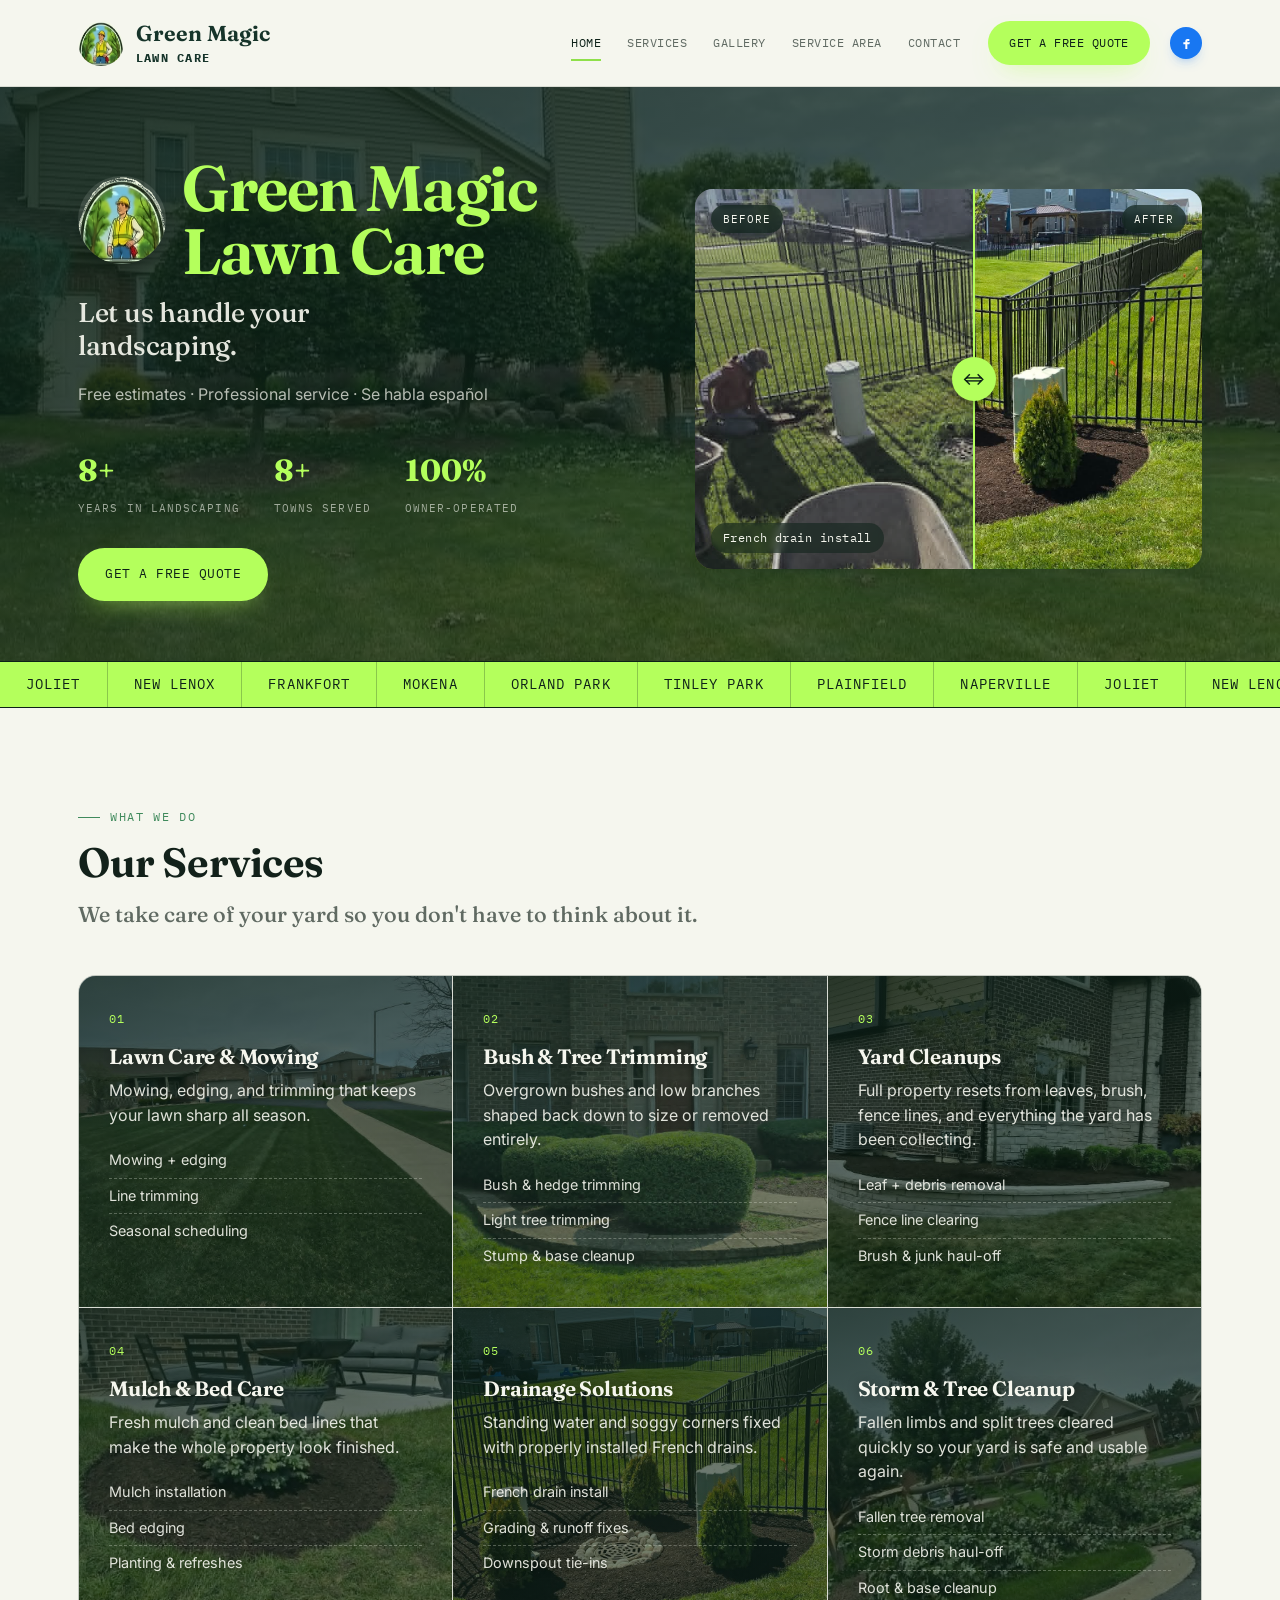
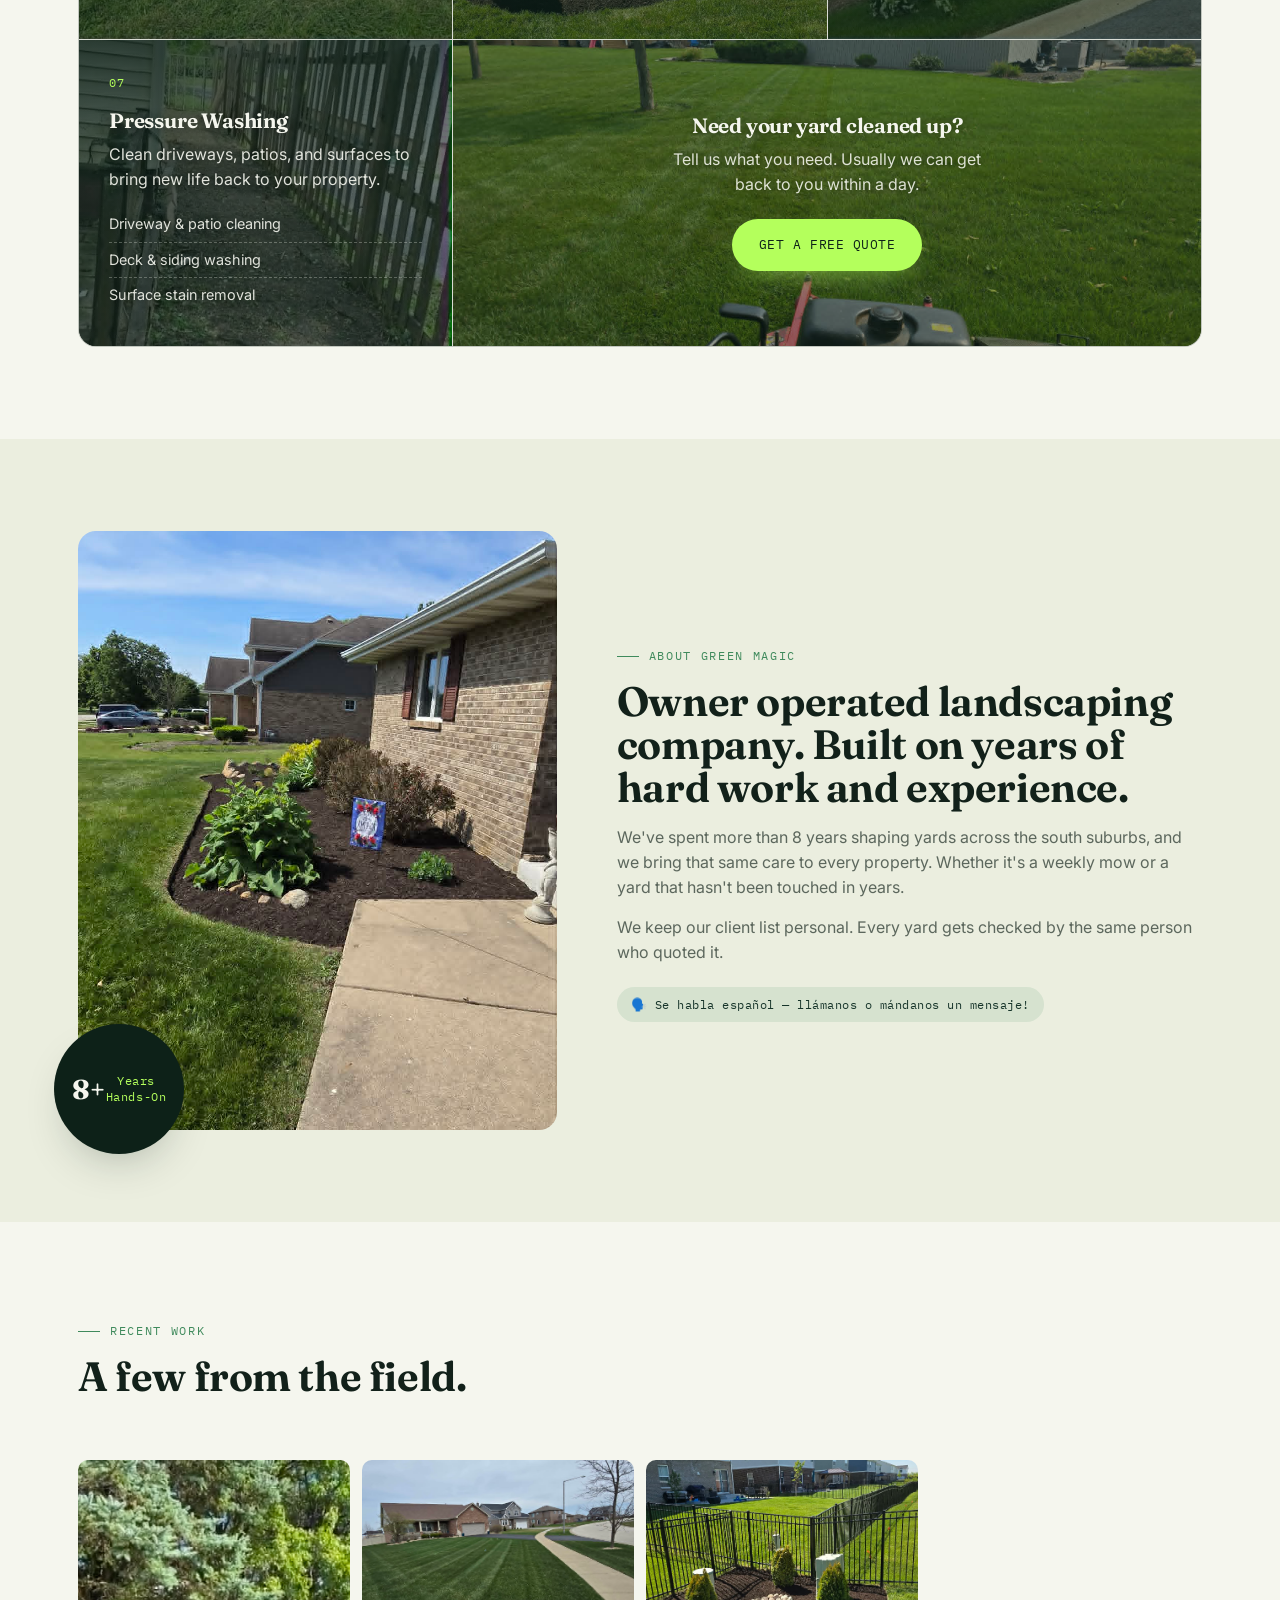
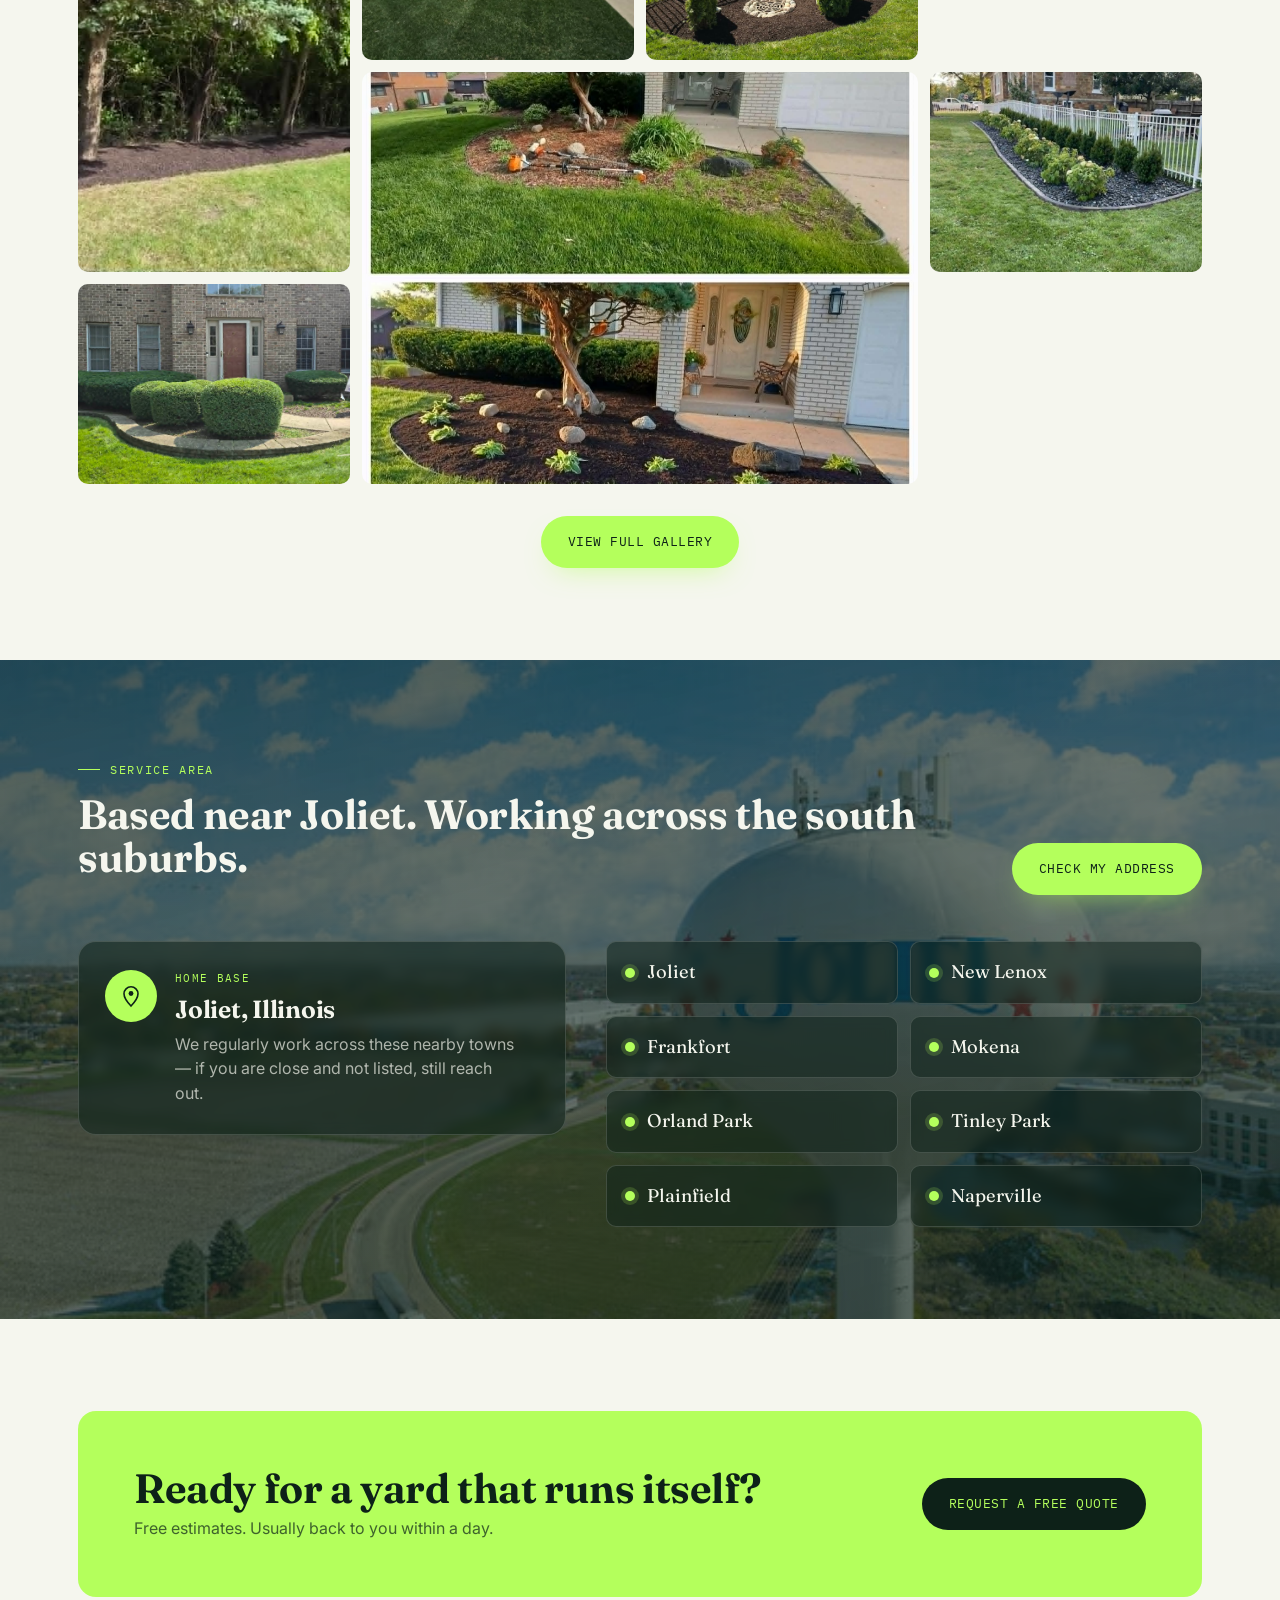
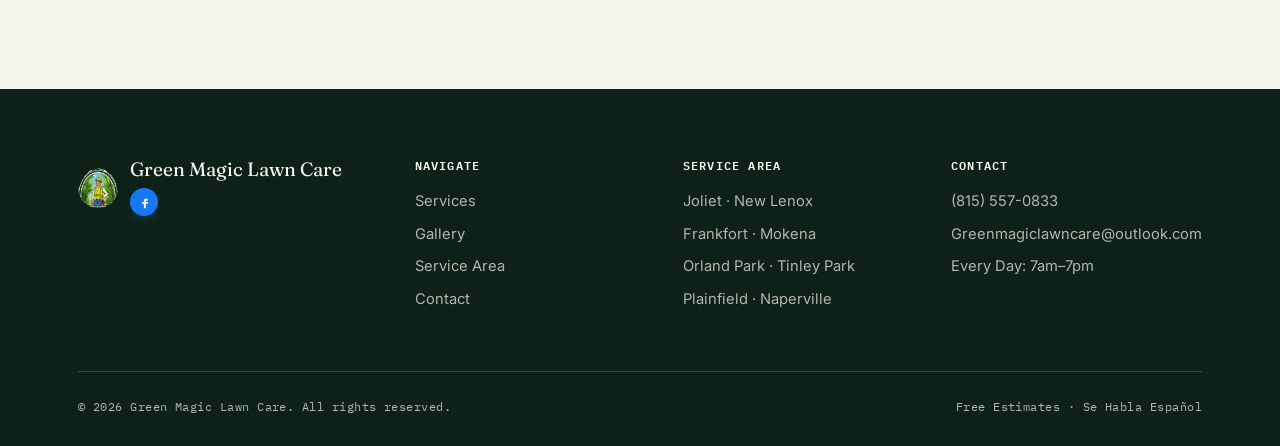
<file: index.html>
<!DOCTYPE html>
<html lang="en">
<head>
<meta charset="UTF-8">
<meta name="viewport" content="width=device-width, initial-scale=1.0">
<title>Green Magic Lawn Care — Landscaping in Joliet, New Lenox & the Southwest Suburbs</title>
<meta name="description" content="Green Magic Lawn Care provides lawn care, cleanups, bush &amp; tree trimming, mulch, and drainage work across Joliet, New Lenox, Frankfort, Mokena, Orland Park, Tinley Park, Plainfield &amp; Naperville. Se habla español.">
<link rel="icon" href="photos/green_magic_lawn_care_logo_transparent.png">
<link rel="preconnect" href="https://fonts.googleapis.com">
<link href="https://fonts.googleapis.com/css2?family=Fraunces:opsz,wght@9..144,500;9..144,600;9..144,650&family=Inter:wght@400;500;600&family=IBM+Plex+Mono:wght@500;600&display=swap" rel="stylesheet">
<link rel="stylesheet" href="css/style.css?v=2">
</head>
<body>

<header class="site-header">
  <nav class="nav">
    <a href="index.html" class="brand">
      <img src="photos/green_magic_lawn_care_logo_transparent.png" alt="Green Magic Lawn Care logo">
      <span>Green Magic<span class="sub">Lawn Care</span></span>
    </a>
    <div class="nav-menu" id="nav-menu">
      <div class="nav-links">
        <a href="index.html" class="active">Home</a>
        <a href="index.html#services">Services</a>
        <a href="gallery.html">Gallery</a>
        <a href="index.html#areas">Service Area</a>
        <a href="contact.html">Contact</a>
      </div>
      <a href="contact.html" class="btn btn-primary nav-menu-cta">Get a Free Quote</a>
    </div>
    <div class="nav-actions">
      <a class="nav-social" href="https://www.facebook.com/profile.php?id=61593183484087" target="_blank" rel="noopener noreferrer" aria-label="Facebook">
        <svg viewBox="0 0 24 24" fill="currentColor" aria-hidden="true"><path d="M14 9h3V6h-3c-1.7 0-3 1.3-3 3v2H8v3h3v7h3v-7h3l1-3h-4V9c0-.6.4-1 1-1Z"/></svg>
      </a>
      <button class="nav-toggle" type="button" aria-label="Open menu" aria-expanded="false" aria-controls="nav-menu">
        <span class="nav-toggle-bars" aria-hidden="true"></span>
      </button>
    </div>
  </nav>
</header>

<!-- HERO -->
<section class="hero">
  <div class="hero-slides" aria-hidden="true">
    <div class="hero-slide is-active" style="background-image:url('photos/biglawn.jpg')"></div>
    <div class="hero-slide" style="background-image:url('photos/frontafter.jpg')"></div>
    <div class="hero-slide" style="background-image:url('photos/forestafter.jpg')"></div>
    <div class="hero-slide" style="background-image:url('photos/whitefenceafter.jpg')"></div>
    <div class="hero-slide" style="background-image:url('photos/mediumbushafter.jpg')"></div>
  </div>
  <div class="hero-overlay" aria-hidden="true"></div>
  <div class="wrap hero-grid">
    <div class="hero-copy">
      <h1>
        <span class="hero-brand">
          <img src="photos/green_magic_lawn_care_logo_transparent.png" alt="" aria-hidden="true">
          <span class="hero-brand-text">Green Magic Lawn Care</span>
        </span>
        <span class="hero-line">Let us handle your landscaping.</span>
      </h1>
      <p class="hero-tagline">Free estimates · Professional service · Se habla español</p>
      <div class="hero-stats">
        <div class="stat"><b>8+</b><span>Years in Landscaping</span></div>
        <div class="stat"><b>8+</b><span>Towns Served</span></div>
        <div class="stat"><b>100%</b><span>Owner-Operated</span></div>
      </div>
      <a href="contact.html" class="btn btn-primary" style="margin-top: 30px;">Get a Free Quote</a>
    </div>
    <div class="hero-media">
      <div class="ba-slider">
        <span class="ba-tag before">Before</span>
        <span class="ba-tag after">After</span>
        <img class="ba-img" src="photos/bigdrainafter.jpg" alt="French drain installed by Green Magic Lawn Care">
        <div class="ba-before-wrap"><img src="photos/bigdrainbefore.jpg" alt="Standing water before French drain"></div>
        <div class="ba-handle"></div>
        <input class="ba-range" type="range" min="0" max="100" value="55" aria-label="Drag to compare before and after">
        <span class="ba-caption">French drain install</span>
      </div>
    </div>
  </div>

  <div class="ticker" aria-hidden="true">
    <div class="ticker-track">
      <span>Joliet</span><span>New Lenox</span><span>Frankfort</span><span>Mokena</span><span>Orland Park</span><span>Tinley Park</span><span>Plainfield</span><span>Naperville</span>
      <span>Joliet</span><span>New Lenox</span><span>Frankfort</span><span>Mokena</span><span>Orland Park</span><span>Tinley Park</span><span>Plainfield</span><span>Naperville</span>
      <span>Joliet</span><span>New Lenox</span><span>Frankfort</span><span>Mokena</span><span>Orland Park</span><span>Tinley Park</span><span>Plainfield</span><span>Naperville</span>
      <span>Joliet</span><span>New Lenox</span><span>Frankfort</span><span>Mokena</span><span>Orland Park</span><span>Tinley Park</span><span>Plainfield</span><span>Naperville</span>
      <span>Joliet</span><span>New Lenox</span><span>Frankfort</span><span>Mokena</span><span>Orland Park</span><span>Tinley Park</span><span>Plainfield</span><span>Naperville</span>
    </div>
  </div>
</section>

<!-- SERVICES -->
<section id="services">
  <div class="wrap">
    <div class="section-head">
      <div>
        <div class="eyebrow">What We Do</div>
        <h2>Our Services</h2>
        <p class="section-lead">We take care of your yard so you don't have to think about it.</p>
      </div>
    </div>

    <div class="services-grid">
      <div class="service-card has-photo">
        <img class="service-bg" src="photos/cleanlawn.jpg" alt="" aria-hidden="true">
        <span class="num">01</span>
        <h3>Lawn Care &amp; Mowing</h3>
        <p>Mowing, edging, and trimming that keeps your lawn sharp all season.</p>
        <ul><li>Mowing + edging</li><li>Line trimming</li><li>Seasonal scheduling</li></ul>
      </div>
      <div class="service-card has-photo">
        <img class="service-bg" src="photos/mediumbushafter.jpg" alt="" aria-hidden="true">
        <span class="num">02</span>
        <h3>Bush &amp; Tree Trimming</h3>
        <p>Overgrown bushes and low branches shaped back down to size or removed entirely.</p>
        <ul><li>Bush &amp; hedge trimming</li><li>Light tree trimming</li><li>Stump &amp; base cleanup</li></ul>
      </div>
      <div class="service-card has-photo">
        <img class="service-bg" src="photos/overgrownafter2.jpg" alt="" aria-hidden="true">
        <span class="num">03</span>
        <h3>Yard Cleanups</h3>
        <p>Full property resets from leaves, brush, fence lines, and everything the yard has been collecting.</p>
        <ul><li>Leaf + debris removal</li><li>Fence line clearing</li><li>Brush &amp; junk haul-off</li></ul>
      </div>
      <div class="service-card has-photo">
        <img class="service-bg" src="photos/lawnplantafter.jpg" alt="" aria-hidden="true">
        <span class="num">04</span>
        <h3>Mulch &amp; Bed Care</h3>
        <p>Fresh mulch and clean bed lines that make the whole property look finished.</p>
        <ul><li>Mulch installation</li><li>Bed edging</li><li>Planting &amp; refreshes</li></ul>
      </div>
      <div class="service-card has-photo">
        <img class="service-bg" src="photos/bigdrainafter.jpg" alt="" aria-hidden="true">
        <span class="num">05</span>
        <h3>Drainage Solutions</h3>
        <p>Standing water and soggy corners fixed with properly installed French drains.</p>
        <ul><li>French drain install</li><li>Grading &amp; runoff fixes</li><li>Downspout tie-ins</li></ul>
      </div>
      <div class="service-card has-photo">
        <img class="service-bg" src="photos/fallentree.jpg" alt="" aria-hidden="true">
        <span class="num">06</span>
        <h3>Storm &amp; Tree Cleanup</h3>
        <p>Fallen limbs and split trees cleared quickly so your yard is safe and usable again.</p>
        <ul><li>Fallen tree removal</li><li>Storm debris haul-off</li><li>Root &amp; base cleanup</li></ul>
      </div>
      <div class="service-card has-photo">
        <img class="service-bg" src="photos/alleyclean.jpg" alt="" aria-hidden="true">
        <span class="num">07</span>
        <h3>Pressure Washing</h3>
        <p>Clean driveways, patios, and surfaces to bring new life back to your property.</p>
        <ul><li>Driveway &amp; patio cleaning</li><li>Deck &amp; siding washing</li><li>Surface stain removal</li></ul>
      </div>
      <div class="service-card service-fill">
        <img class="service-bg" src="photos/cleanlawn%20(5).jpg" alt="" aria-hidden="true">
        <div class="service-fill-copy">
          <h3>Need your yard cleaned up?</h3>
          <p>Tell us what you need. Usually we can get back to you within a day.</p>
          <a href="contact.html" class="btn btn-primary">Get a Free Quote</a>
        </div>
      </div>
    </div>
  </div>
</section>

<!-- ABOUT -->
<section class="bg-dim">
  <div class="wrap about-grid">
    <div class="about-media">
      <img src="photos/frontafter.jpg" alt="Green Magic Lawn Care finished front yard project">
      <div class="about-badge"><b>8+</b>Years<br>Hands-On</div>
    </div>
    <div>
      <div class="eyebrow">About Green Magic</div>
      <h2>Owner operated landscaping company. Built on years of hard work and experience.</h2>
      <p>We've spent more than 8 years shaping yards across the south suburbs, and we bring that same care to every property. Whether it's a weekly mow or a yard that hasn't been touched in years.</p>
      <p>We keep our client list personal. Every yard gets checked by the same person who quoted it.</p>
      <span class="lang-note">🗣️ Se habla español — llámanos o mándanos un mensaje!</span>
    </div>
  </div>
</section>

<!-- GALLERY PREVIEW -->
<section>
  <div class="wrap">
    <div class="section-head">
      <div>
        <div class="eyebrow">Recent Work</div>
        <h2>A few from the field.</h2>
      </div>
    </div>
    <div class="gallery-grid">
      <a href="gallery.html" class="tall"><img src="photos/forestafter.jpg" alt="Cleared tree line"><span>Tree line clearing</span></a>
      <a href="gallery.html"><img src="photos/cleanlawn.jpg" alt="Freshly mowed lawn"><span>Weekly mowing</span></a>
      <a href="gallery.html"><img src="photos/bigdrainafter.jpg" alt="French drain installation"><span>French drain install</span></a>
      <a href="gallery.html" class="wide"><img src="photos/frontlawncollage.jpg" alt="Front yard cleanup collage"><span>Front yard cleanup</span></a>
      <a href="gallery.html"><img src="photos/whitefenceafter.jpg" alt="Fence line cleared"><span>Fence line clearing</span></a>
      <a href="gallery.html"><img src="photos/mediumbushafter.jpg" alt="Trimmed bush"><span>Bush trimming</span></a>
    </div>
    <div class="gallery-cta">
      <a href="gallery.html" class="btn btn-primary">View Full Gallery</a>
    </div>
  </div>
</section>

<!-- AREAS -->
<section id="areas" class="areas-section">
  <div class="wrap">
    <div class="section-head">
      <div>
        <div class="eyebrow">Service Area</div>
        <h2>Based near Joliet. Working across the south suburbs.</h2>
      </div>
      <a href="contact.html" class="btn btn-primary">Check My Address</a>
    </div>

    <div class="areas-layout">
      <div class="areas-hub">
        <div class="areas-hub-pin" aria-hidden="true">
          <svg viewBox="0 0 24 24" fill="none" xmlns="http://www.w3.org/2000/svg">
            <path d="M12 22s7-7.2 7-12.2A7 7 0 1 0 5 9.8C5 14.8 12 22 12 22Z" stroke="currentColor" stroke-width="1.6"/>
            <circle cx="12" cy="9.5" r="2.4" fill="currentColor"/>
          </svg>
        </div>
        <div>
          <div class="areas-hub-label">Home base</div>
          <h3>Joliet, Illinois</h3>
          <p>We regularly work across these nearby towns — if you are close and not listed, still reach out.</p>
        </div>
      </div>

      <div class="areas-list">
        <div class="area-town"><span class="area-pin" aria-hidden="true"></span>Joliet</div>
        <div class="area-town"><span class="area-pin" aria-hidden="true"></span>New Lenox</div>
        <div class="area-town"><span class="area-pin" aria-hidden="true"></span>Frankfort</div>
        <div class="area-town"><span class="area-pin" aria-hidden="true"></span>Mokena</div>
        <div class="area-town"><span class="area-pin" aria-hidden="true"></span>Orland Park</div>
        <div class="area-town"><span class="area-pin" aria-hidden="true"></span>Tinley Park</div>
        <div class="area-town"><span class="area-pin" aria-hidden="true"></span>Plainfield</div>
        <div class="area-town"><span class="area-pin" aria-hidden="true"></span>Naperville</div>
      </div>
    </div>
  </div>
</section>

<!-- CTA -->
<section>
  <div class="wrap">
    <div class="cta-band">
      <div>
        <h2>Ready for a yard that runs itself?</h2>
        <p>Free estimates. Usually back to you within a day.</p>
      </div>
      <a href="contact.html" class="btn" style="background:var(--forest-deep); color:var(--sprout);">Request a Free Quote</a>
    </div>
  </div>
</section>

<footer class="site-footer">
  <div class="wrap">
    <div class="footer-grid">
      <div>
        <div class="footer-brand">
          <img src="photos/green_magic_lawn_care_logo_transparent.png" alt="Green Magic Lawn Care logo">
          <div class="footer-brand-text">
            <span>Green Magic Lawn Care</span>
            <a class="fb-badge" href="https://www.facebook.com/profile.php?id=61593183484087" target="_blank" rel="noopener noreferrer" aria-label="Facebook">
              <svg viewBox="0 0 24 24" fill="currentColor" aria-hidden="true"><path d="M14 9h3V6h-3c-1.7 0-3 1.3-3 3v2H8v3h3v7h3v-7h3l1-3h-4V9c0-.6.4-1 1-1Z"/></svg>
            </a>
          </div>
        </div>
        <p>Owner-operated lawn care and landscaping across the south suburbs. Se habla español.</p>
      </div>
      <div>
        <h4>Navigate</h4>
        <ul>
          <li><a href="index.html#services">Services</a></li>
          <li><a href="gallery.html">Gallery</a></li>
          <li><a href="index.html#areas">Service Area</a></li>
          <li><a href="contact.html">Contact</a></li>
        </ul>
      </div>
      <div>
        <h4>Service Area</h4>
        <ul>
          <li>Joliet · New Lenox</li>
          <li>Frankfort · Mokena</li>
          <li>Orland Park · Tinley Park</li>
          <li>Plainfield · Naperville</li>
        </ul>
      </div>
      <div>
        <h4>Contact</h4>
        <ul>
          <li><a href="tel:+18155570833">(815) 557-0833</a></li>
          <li><a href="mailto:Greenmagiclawncare@outlook.com">Greenmagiclawncare@outlook.com</a></li>
          <li>Every Day: 7am–7pm</li>
        </ul>
      </div>
    </div>
    <div class="footer-bottom">
      <span>© 2026 Green Magic Lawn Care. All rights reserved.</span>
      <span>Free Estimates · Se Habla Español</span>
    </div>
  </div>
</footer>

<script src="js/main.js?v=2"></script>
</body>
</html>
</file>
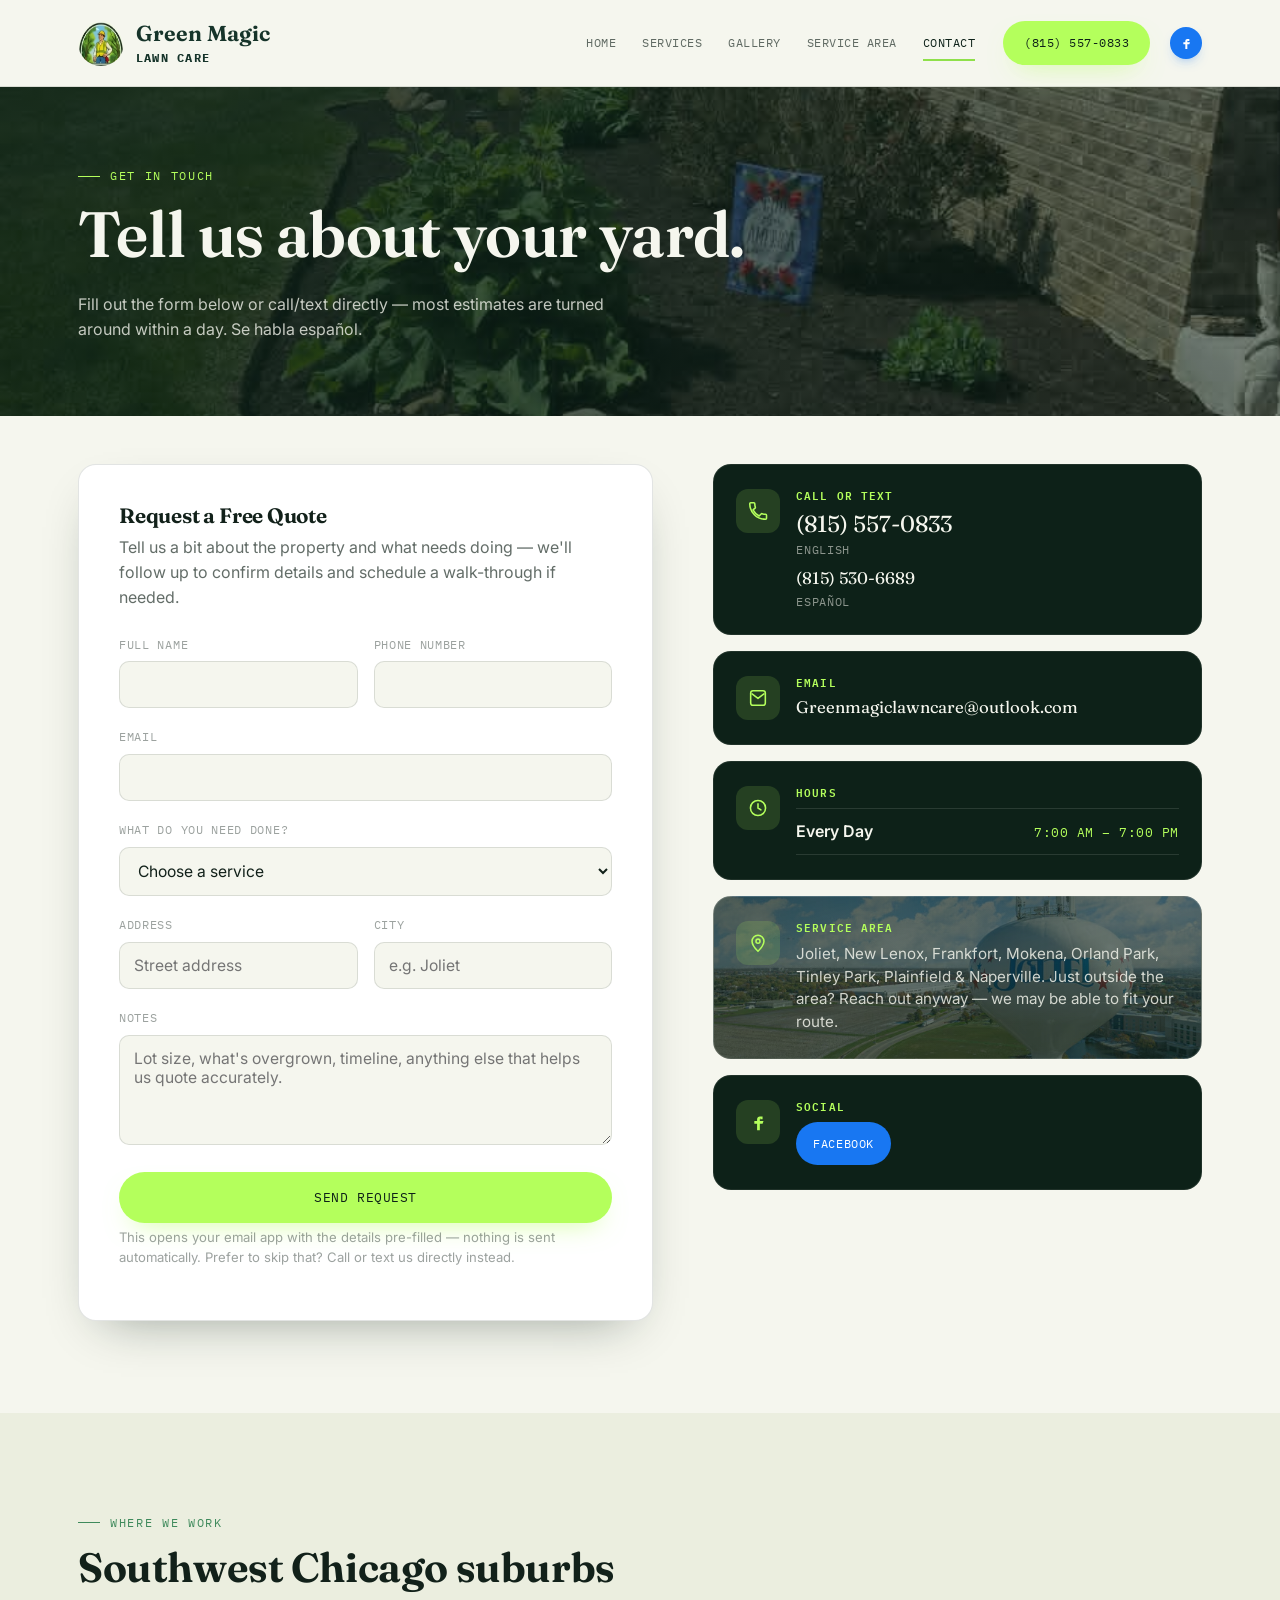
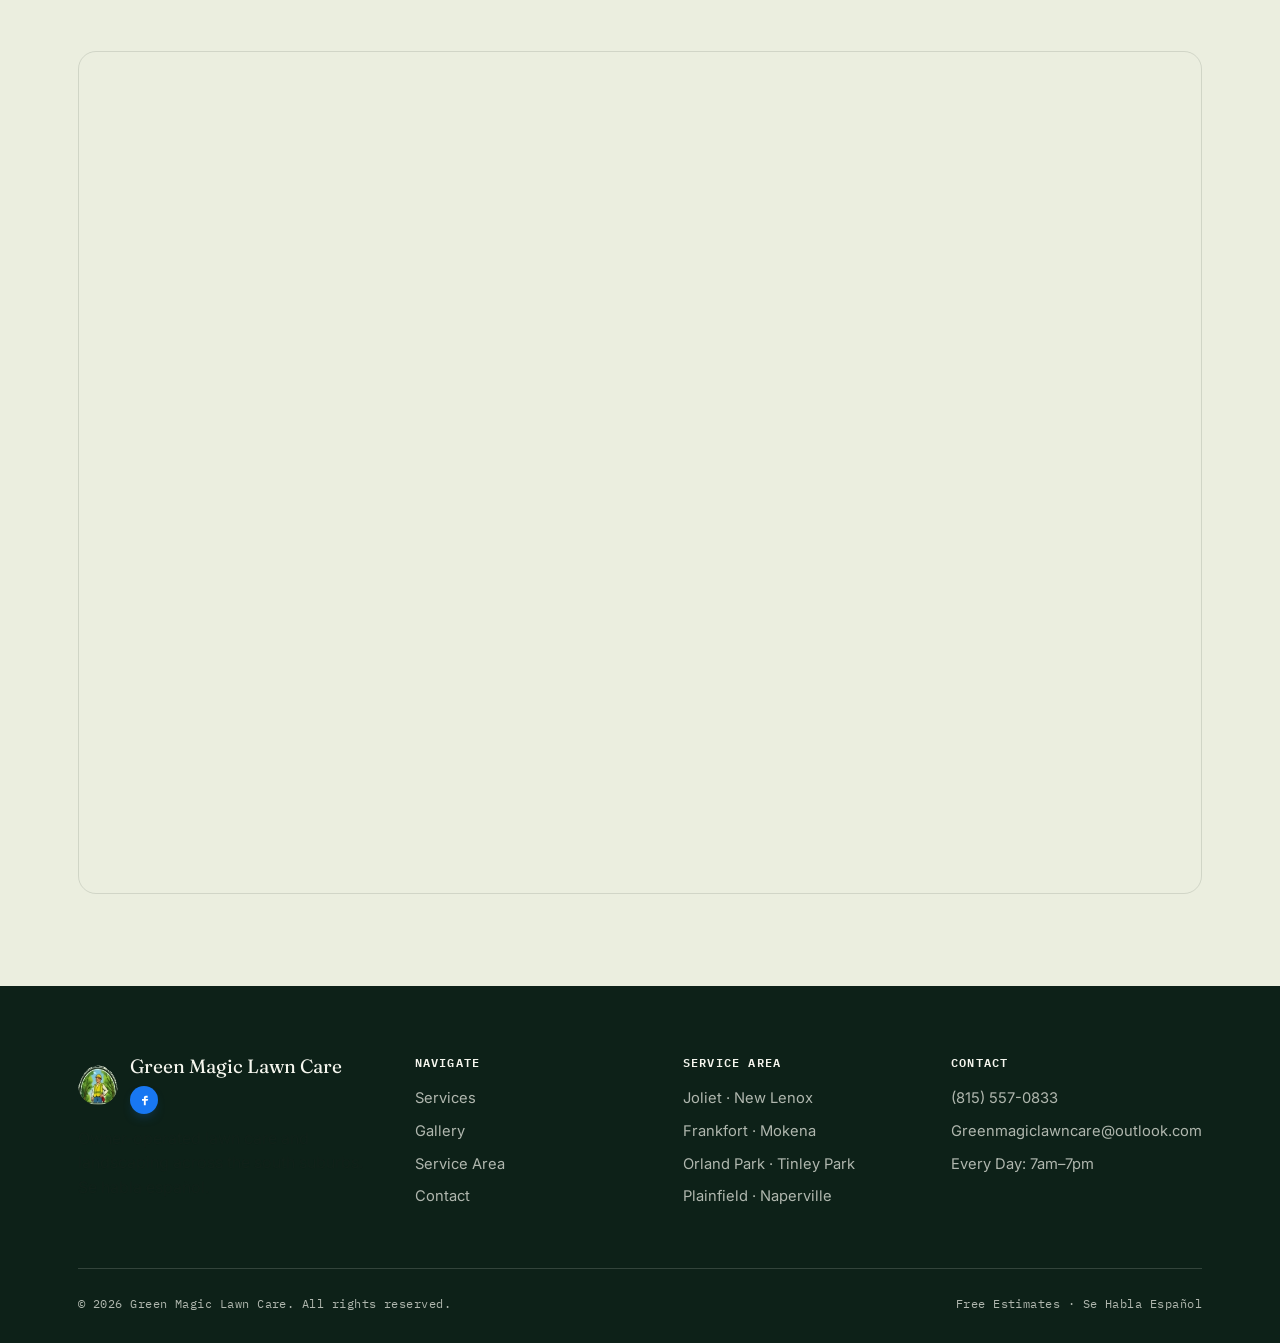
<file: contact.html>
<!DOCTYPE html>
<html lang="en">
<head>
<meta charset="UTF-8">
<meta name="viewport" content="width=device-width, initial-scale=1.0">
<title>Contact — Green Magic Lawn Care</title>
<meta name="description" content="Request a free landscaping estimate from Green Magic Lawn Care, serving Joliet, New Lenox, Frankfort, Mokena, Orland Park, Tinley Park, Plainfield and Naperville. Se habla español.">
<link rel="icon" href="photos/green_magic_lawn_care_logo_transparent.png">
<link rel="preconnect" href="https://fonts.googleapis.com">
<link href="https://fonts.googleapis.com/css2?family=Fraunces:opsz,wght@9..144,500;9..144,600;9..144,650&family=Inter:wght@400;500;600&family=IBM+Plex+Mono:wght@500;600&display=swap" rel="stylesheet">
<link rel="stylesheet" href="css/style.css?v=2">
</head>
<body>

<header class="site-header">
  <nav class="nav">
    <a href="index.html" class="brand">
      <img src="photos/green_magic_lawn_care_logo_transparent.png" alt="Green Magic Lawn Care logo">
      <span>Green Magic<span class="sub">Lawn Care</span></span>
    </a>
    <div class="nav-menu" id="nav-menu">
      <div class="nav-links">
        <a href="index.html">Home</a>
        <a href="index.html#services">Services</a>
        <a href="gallery.html">Gallery</a>
        <a href="index.html#areas">Service Area</a>
        <a href="contact.html" class="active">Contact</a>
      </div>
      <a href="tel:+18155570833" class="btn btn-primary nav-menu-cta">(815) 557-0833</a>
    </div>
    <div class="nav-actions">
      <a class="nav-social" href="https://www.facebook.com/profile.php?id=61593183484087" target="_blank" rel="noopener noreferrer" aria-label="Facebook">
        <svg viewBox="0 0 24 24" fill="currentColor" aria-hidden="true"><path d="M14 9h3V6h-3c-1.7 0-3 1.3-3 3v2H8v3h3v7h3v-7h3l1-3h-4V9c0-.6.4-1 1-1Z"/></svg>
      </a>
      <button class="nav-toggle" type="button" aria-label="Open menu" aria-expanded="false" aria-controls="nav-menu">
        <span class="nav-toggle-bars" aria-hidden="true"></span>
      </button>
    </div>
  </nav>
</header>

<section class="page-hero page-hero--contact">
  <div class="wrap">
    <div class="eyebrow">Get In Touch</div>
    <h1>Tell us about your yard.</h1>
    <p>Fill out the form below or call/text directly — most estimates are turned around within a day. Se habla español.</p>
  </div>
</section>

<section class="section-tight">
  <div class="wrap contact-grid">

    <div class="form-card">
      <h3>Request a Free Quote</h3>
      <p style="margin-bottom:26px;">Tell us a bit about the property and what needs doing — we'll follow up to confirm details and schedule a walk-through if needed.</p>

      <form id="contact-form">
        <div class="field-row">
          <div class="field">
            <label for="name">Full Name</label>
            <input id="name" name="name" type="text" required>
          </div>
          <div class="field">
            <label for="phone">Phone Number</label>
            <input id="phone" name="phone" type="tel" required>
          </div>
        </div>

        <div class="field">
          <label for="email">Email</label>
          <input id="email" name="email" type="email" required>
        </div>

        <div class="field">
          <label for="service">What do you need done?</label>
          <select id="service" name="service" required>
            <option value="">Choose a service</option>
            <option>Lawn Care &amp; Mowing</option>
            <option>Bush &amp; Tree Trimming</option>
            <option>Yard Cleanup</option>
            <option>Mulch &amp; Bed Care</option>
            <option>Drainage / French Drain</option>
            <option>Pressure Washing</option>
            <option>Storm / Fallen Tree Cleanup</option>
            <option>Not Sure — Need Advice</option>
          </select>
        </div>

        <div class="field-row">
          <div class="field">
            <label for="address">Address</label>
            <input id="address" name="address" type="text" placeholder="Street address">
          </div>
          <div class="field">
            <label for="city">City</label>
            <input id="city" name="city" type="text" placeholder="e.g. Joliet">
          </div>
        </div>

        <div class="field">
          <label for="notes">Notes</label>
          <textarea id="notes" name="notes" placeholder="Lot size, what's overgrown, timeline, anything else that helps us quote accurately."></textarea>
        </div>

        <button type="submit" class="btn btn-primary" style="width:100%; justify-content:center; padding:16px;">Send Request</button>
        <p class="form-note">This opens your email app with the details pre-filled — nothing is sent automatically. Prefer to skip that? Call or text us directly instead.</p>
      </form>
    </div>

    <div class="contact-side">
      <div class="info-card">
        <div class="info-icon" aria-hidden="true">
          <svg viewBox="0 0 24 24" fill="none"><path d="M6.6 10.8c1.4 2.8 3.8 5.1 6.6 6.6l2.2-2.2c.3-.3.7-.4 1.1-.3 1.2.4 2.5.6 3.8.6.6 0 1 .4 1 1V20c0 .6-.4 1-1 1C10.6 21 3 13.4 3 4c0-.6.4-1 1-1h3.5c.6 0 1 .4 1 1 0 1.3.2 2.6.6 3.8.1.4 0 .8-.3 1.1L6.6 10.8Z" stroke="currentColor" stroke-width="1.7" stroke-linejoin="round"/></svg>
        </div>
        <div class="info-body">
          <h4>Call or Text</h4>
          <a class="info-value" href="tel:+18155570833">(815) 557-0833</a>
          <p class="info-meta">English</p>
          <a class="info-value info-value--sm" href="tel:+18155306689">(815) 530-6689</a>
          <p class="info-meta">Español</p>
        </div>
      </div>

      <div class="info-card">
        <div class="info-icon" aria-hidden="true">
          <svg viewBox="0 0 24 24" fill="none"><path d="M4 6.5A2.5 2.5 0 0 1 6.5 4h11A2.5 2.5 0 0 1 20 6.5v11a2.5 2.5 0 0 1-2.5 2.5h-11A2.5 2.5 0 0 1 4 17.5v-11Z" stroke="currentColor" stroke-width="1.7"/><path d="m5.5 7.5 6.5 5 6.5-5" stroke="currentColor" stroke-width="1.7" stroke-linecap="round" stroke-linejoin="round"/></svg>
        </div>
        <div class="info-body">
          <h4>Email</h4>
          <a class="info-value info-value--sm" href="mailto:Greenmagiclawncare@outlook.com">Greenmagiclawncare@outlook.com</a>
        </div>
      </div>

      <div class="info-card">
        <div class="info-icon" aria-hidden="true">
          <svg viewBox="0 0 24 24" fill="none"><circle cx="12" cy="12" r="8.25" stroke="currentColor" stroke-width="1.7"/><path d="M12 7.5V12l3.2 2" stroke="currentColor" stroke-width="1.7" stroke-linecap="round" stroke-linejoin="round"/></svg>
        </div>
        <div class="info-body">
          <h4>Hours</h4>
          <div class="hours-row">
            <span class="hours-day">Every Day</span>
            <span class="hours-time">7:00 AM – 7:00 PM</span>
          </div>
        </div>
      </div>

      <div class="info-card info-card--area">
        <div class="info-icon" aria-hidden="true">
          <svg viewBox="0 0 24 24" fill="none"><path d="M12 21s6.5-6.4 6.5-11a6.5 6.5 0 1 0-13 0c0 4.6 6.5 11 6.5 11Z" stroke="currentColor" stroke-width="1.7"/><circle cx="12" cy="10" r="2.2" stroke="currentColor" stroke-width="1.7"/></svg>
        </div>
        <div class="info-body">
          <h4>Service Area</h4>
          <p class="info-copy">Joliet, New Lenox, Frankfort, Mokena, Orland Park, Tinley Park, Plainfield &amp; Naperville. Just outside the area? Reach out anyway — we may be able to fit your route.</p>
        </div>
      </div>

      <div class="info-card info-card--social">
        <div class="info-icon" aria-hidden="true">
          <svg viewBox="0 0 24 24" fill="currentColor"><path d="M14 9h3V6h-3c-1.7 0-3 1.3-3 3v2H8v3h3v7h3v-7h3l1-3h-4V9c0-.6.4-1 1-1Z"/></svg>
        </div>
        <div class="info-body">
          <h4>Social</h4>
          <a class="social-btn" href="https://www.facebook.com/profile.php?id=61593183484087" target="_blank" rel="noopener noreferrer">
            Facebook
          </a>
        </div>
      </div>
    </div>
  </div>
</section>

<section class="bg-dim">
  <div class="wrap">
    <div class="section-head">
      <div>
        <div class="eyebrow">Where We Work</div>
        <h2>Southwest Chicago suburbs</h2>
      </div>
    </div>
    <div class="map-frame">
      <iframe
        src="https://www.google.com/maps?q=Joliet,%20IL&output=embed"
        loading="lazy"
        referrerpolicy="no-referrer-when-downgrade"
        title="Green Magic Lawn Care service area map">
      </iframe>
    </div>
  </div>
</section>

<footer class="site-footer">
  <div class="wrap">
    <div class="footer-grid">
      <div>
        <div class="footer-brand">
          <img src="photos/green_magic_lawn_care_logo_transparent.png" alt="Green Magic Lawn Care logo">
          <div class="footer-brand-text">
            <span>Green Magic Lawn Care</span>
            <a class="fb-badge" href="https://www.facebook.com/profile.php?id=61593183484087" target="_blank" rel="noopener noreferrer" aria-label="Facebook">
              <svg viewBox="0 0 24 24" fill="currentColor" aria-hidden="true"><path d="M14 9h3V6h-3c-1.7 0-3 1.3-3 3v2H8v3h3v7h3v-7h3l1-3h-4V9c0-.6.4-1 1-1Z"/></svg>
            </a>
          </div>
        </div>
        <p>Owner-operated lawn care and landscaping across the south suburbs. Se habla español.</p>
      </div>
      <div>
        <h4>Navigate</h4>
        <ul>
          <li><a href="index.html#services">Services</a></li>
          <li><a href="gallery.html">Gallery</a></li>
          <li><a href="index.html#areas">Service Area</a></li>
          <li><a href="contact.html">Contact</a></li>
        </ul>
      </div>
      <div>
        <h4>Service Area</h4>
        <ul>
          <li>Joliet · New Lenox</li>
          <li>Frankfort · Mokena</li>
          <li>Orland Park · Tinley Park</li>
          <li>Plainfield · Naperville</li>
        </ul>
      </div>
      <div>
        <h4>Contact</h4>
        <ul>
          <li><a href="tel:+18155570833">(815) 557-0833</a></li>
          <li><a href="mailto:Greenmagiclawncare@outlook.com">Greenmagiclawncare@outlook.com</a></li>
          <li>Every Day: 7am–7pm</li>
        </ul>
      </div>
    </div>
    <div class="footer-bottom">
      <span>© 2026 Green Magic Lawn Care. All rights reserved.</span>
      <span>Free Estimates · Se Habla Español</span>
    </div>
  </div>
</footer>

<script src="js/main.js?v=2"></script>
</body>
</html>
</file>
<file: css/style.css>
/* ============================================================
   GREEN MAGIC LAWN CARE — design tokens
   ============================================================ */
:root {
  --forest: #16342A;
  --forest-deep: #0D2118;
  --moss: #3F8A5C;
  --sprout: #B4FF5C;
  --sprout-dim: #8FE04A;
  --clay: #8A5232;
  --paper: #F5F6EE;
  --paper-dim: #EBEEDF;
  --ink: #12211A;
  --ink-soft: rgba(18, 33, 26, 0.66);
  --ink-faint: rgba(18, 33, 26, 0.42);
  --line: rgba(18, 33, 26, 0.12);
  --line-on-dark: rgba(245, 246, 238, 0.16);

  --display: "Fraunces", "Iowan Old Style", Georgia, serif;
  --body: "Inter", -apple-system, BlinkMacSystemFont, "Segoe UI", sans-serif;
  --mono: "IBM Plex Mono", ui-monospace, SFMono-Regular, Menlo, monospace;

  --radius: 18px;
  --radius-sm: 10px;
  --container: 1180px;
  --shadow-soft: 0 20px 50px -25px rgba(13, 33, 24, 0.45);
}

* { box-sizing: border-box; }
html { scroll-behavior: smooth; }

body {
  margin: 0;
  background: var(--paper);
  color: var(--ink);
  font-family: var(--body);
  font-size: 16px;
  line-height: 1.55;
  -webkit-font-smoothing: antialiased;
}

img { max-width: 100%; display: block; }
a { color: inherit; text-decoration: none; }

.wrap {
  max-width: var(--container);
  margin: 0 auto;
  padding: 0 28px;
}

h1, h2, h3, h4 {
  font-family: var(--display);
  font-weight: 650;
  line-height: 1.05;
  margin: 0 0 0.4em;
  letter-spacing: -0.01em;
}

h1 { font-size: clamp(2.6rem, 5vw, 4.4rem); font-weight: 620; }
h2 { font-size: clamp(1.9rem, 3.2vw, 2.7rem); }
h3 { font-size: 1.3rem; }

p { margin: 0 0 1em; color: var(--ink-soft); }

.eyebrow {
  font-family: var(--mono);
  font-size: 0.74rem;
  letter-spacing: 0.14em;
  text-transform: uppercase;
  color: var(--moss);
  display: inline-flex;
  align-items: center;
  gap: 10px;
  margin-bottom: 14px;
}
.eyebrow::before {
  content: "";
  width: 22px;
  height: 1px;
  background: var(--moss);
}

:focus-visible {
  outline: 3px solid var(--sprout);
  outline-offset: 3px;
}

@media (prefers-reduced-motion: reduce) {
  * { animation-duration: 0.01ms !important; animation-iteration-count: 1 !important; transition-duration: 0.01ms !important; scroll-behavior: auto !important; }
}

/* ============================================================
   BUTTONS
   ============================================================ */
.btn {
  display: inline-flex;
  align-items: center;
  gap: 10px;
  font-family: var(--mono);
  font-size: 0.82rem;
  letter-spacing: 0.04em;
  text-transform: uppercase;
  padding: 15px 26px;
  border-radius: 100px;
  border: 1px solid transparent;
  cursor: pointer;
  transition: transform 0.2s ease, box-shadow 0.2s ease, background 0.2s ease;
  white-space: nowrap;
}
.btn:hover { transform: translateY(-2px); }

.btn-primary {
  background: var(--sprout);
  color: var(--forest-deep);
  box-shadow: 0 12px 28px -14px rgba(180, 255, 92, 0.7);
}
.btn-primary:hover { background: #c4ff7a; }

.btn-ghost {
  background: transparent;
  border-color: var(--line-on-dark);
  color: inherit;
}
.btn-ghost:hover { border-color: var(--sprout); color: var(--sprout); }

.btn-outline-dark {
  background: transparent;
  border-color: var(--line);
  color: var(--ink);
}
.btn-outline-dark:hover { border-color: var(--forest); background: var(--forest); color: var(--paper); }

/* ============================================================
   NAV
   ============================================================ */
.site-header {
  position: sticky;
  top: 0;
  z-index: 50;
  background: rgba(245, 246, 238, 0.92);
  backdrop-filter: blur(10px);
  border-bottom: 1px solid var(--line);
}
.nav {
  display: flex;
  align-items: center;
  justify-content: space-between;
  gap: 20px;
  padding: 20px 28px;
  max-width: var(--container);
  margin: 0 auto;
  position: relative;
}
.brand {
  display: flex;
  align-items: center;
  gap: 12px;
  font-family: var(--display);
  font-size: 1.35rem;
  font-weight: 650;
  color: var(--forest);
  min-width: 0;
  flex-shrink: 1;
}
.brand img { width: 46px; height: 46px; border-radius: 50%; flex-shrink: 0; }
.brand > span { min-width: 0; line-height: 1.15; }
.brand .sub {
  display: block;
  font-family: var(--mono);
  font-size: 0.78rem;
  letter-spacing: 0.1em;
  text-transform: uppercase;
  color: var(--forest);
  font-weight: 700;
  margin-top: 3px;
}
.nav-menu {
  display: flex;
  align-items: center;
  gap: 28px;
  margin-left: auto;
}
.nav-links {
  display: flex;
  align-items: center;
  gap: 26px;
  font-family: var(--mono);
  font-size: 0.78rem;
  text-transform: uppercase;
  letter-spacing: 0.04em;
}
.nav-links a { color: var(--ink-soft); position: relative; padding: 4px 0; }
.nav-links a:hover, .nav-links a.active { color: var(--forest-deep); }
.nav-links a.active::after {
  content: "";
  position: absolute;
  left: 0; right: 0; bottom: -4px;
  height: 2px;
  background: var(--sprout-dim);
}
.nav-menu-cta {
  padding: 12px 20px;
  font-size: 0.76rem;
}
.nav-actions {
  display: flex;
  align-items: center;
  gap: 10px;
  flex-shrink: 0;
}
.nav-social {
  display: inline-flex;
  align-items: center;
  justify-content: center;
  width: 32px;
  height: 32px;
  border-radius: 50%;
  border: none;
  background: #1877F2;
  color: #fff;
  box-shadow: 0 6px 14px -8px rgba(24, 119, 242, 0.9);
  transition: transform 0.2s ease, filter 0.2s ease;
}
.nav-social svg { width: 16px; height: 16px; }
.nav-social:hover {
  background: #1877F2;
  border-color: transparent;
  color: #fff;
  transform: translateY(-1px) scale(1.06);
  filter: brightness(1.08);
}
.nav-toggle {
  display: none;
  align-items: center;
  justify-content: center;
  width: 42px;
  height: 42px;
  border-radius: 12px;
  border: 1px solid var(--line);
  background: var(--paper);
  cursor: pointer;
  flex-shrink: 0;
  padding: 0;
  color: var(--forest-deep);
}
.nav-toggle-bars,
.nav-toggle-bars::before,
.nav-toggle-bars::after {
  display: block;
  width: 18px;
  height: 2px;
  background: currentColor;
  border-radius: 2px;
  transition: transform 0.2s ease, opacity 0.2s ease;
  position: relative;
}
.nav-toggle-bars::before,
.nav-toggle-bars::after {
  content: "";
  position: absolute;
  left: 0;
}
.nav-toggle-bars::before { top: -6px; }
.nav-toggle-bars::after { top: 6px; }
.site-header.nav-open .nav-toggle-bars { background: transparent; }
.site-header.nav-open .nav-toggle-bars::before {
  top: 0;
  transform: rotate(45deg);
}
.site-header.nav-open .nav-toggle-bars::after {
  top: 0;
  transform: rotate(-45deg);
}

@media (max-width: 900px) {
  .nav {
    padding: 14px 16px;
    gap: 12px;
  }
  .brand {
    font-size: 1.1rem;
    gap: 10px;
  }
  .brand img { width: 38px; height: 38px; }
  .brand .sub {
    font-size: 0.64rem;
    letter-spacing: 0.08em;
    color: var(--forest);
  }
  .nav-toggle { display: inline-flex; }
  .nav-actions { margin-left: auto; }
  .nav-social {
    width: 34px;
    height: 34px;
  }
  .nav-menu {
    display: none;
    position: absolute;
    top: calc(100% + 1px);
    left: 0;
    right: 0;
    margin: 0;
    flex-direction: column;
    align-items: stretch;
    gap: 0;
    background: var(--paper);
    border-bottom: 1px solid var(--line);
    padding: 12px 16px 20px;
    box-shadow: 0 18px 40px -24px rgba(13, 33, 24, 0.45);
  }
  .site-header.nav-open .nav-menu {
    display: flex;
  }
  .nav-links {
    flex-direction: column;
    align-items: stretch;
    gap: 0;
    font-size: 0.84rem;
  }
  .nav-links a {
    padding: 14px 4px;
    border-bottom: 1px solid var(--line);
    color: var(--forest-deep);
  }
  .nav-links a.active {
    color: var(--forest-deep);
  }
  .nav-links a.active::after {
    display: block;
    left: 4px;
    right: auto;
    bottom: 10px;
    width: 28px;
  }
  .nav-menu-cta {
    margin-top: 16px;
    width: 100%;
    justify-content: center;
    padding: 14px 20px;
  }
}

/* ============================================================
   HERO
   ============================================================ */
.hero {
  background: var(--forest-deep);
  color: var(--paper);
  position: relative;
  overflow: hidden;
  padding: 70px 0 0;
}
.hero-slides,
.hero-overlay {
  position: absolute;
  inset: 0;
  pointer-events: none;
}
.hero-slides { z-index: 0; }
.hero-overlay {
  z-index: 1;
  background: linear-gradient(135deg, rgba(13,33,24,0.88) 0%, rgba(13,33,24,0.72) 55%, rgba(13,33,24,0.66) 100%);
}
.hero-slide {
  position: absolute;
  inset: 0;
  background-size: cover;
  background-position: center;
  opacity: 0;
  transition: opacity 1.25s ease;
}
.hero-slide.is-active { opacity: 1; }
.hero-grid {
  position: relative;
  z-index: 2;
  display: grid;
  grid-template-columns: 1.05fr 0.95fr;
  gap: 56px;
  align-items: center;
  padding-bottom: 60px;
}
.hero-copy p.lede {
  color: rgba(245,246,238,0.72);
  font-size: 1.08rem;
  max-width: 46ch;
}
.hero-copy p.hero-tagline {
  color: rgba(245,246,238,0.72);
  font-size: 1rem;
  max-width: 50ch;
  margin: 20px 0 30px;
}
.hero h1 {
  color: var(--paper);
  display: flex;
  flex-direction: column;
  gap: 14px;
  margin-bottom: 0;
}
.hero h1 .hero-brand {
  display: flex;
  align-items: center;
  gap: 16px;
  font-size: clamp(2.4rem, 5vw, 4.2rem);
  font-weight: 650;
  letter-spacing: -0.02em;
  line-height: 0.98;
  color: var(--sprout);
  text-wrap: balance;
}
.hero h1 .hero-brand img {
  width: clamp(56px, 7vw, 88px);
  height: clamp(56px, 7vw, 88px);
  border-radius: 50%;
  flex-shrink: 0;
  background: rgba(245, 246, 238, 0.12);
  box-shadow: 0 10px 28px -12px rgba(0, 0, 0, 0.45);
}
.hero h1 .hero-brand-text {
  display: block;
  text-wrap: balance;
}
.hero h1 .hero-line {
  display: block;
  font-size: clamp(1.25rem, 2.2vw, 1.7rem);
  font-weight: 500;
  letter-spacing: -0.01em;
  line-height: 1.2;
  color: rgba(245, 246, 238, 0.92);
  max-width: 18ch;
}
.hero-actions { display: flex; gap: 14px; flex-wrap: wrap; margin: 30px 0 40px; }

.hero-stats {
  display: flex;
  gap: 34px;
  flex-wrap: wrap;
  margin-top: 40px;
}
.hero-stats .stat b {
  display: block;
  font-family: var(--display);
  font-size: 1.9rem;
  color: var(--sprout);
}
.hero-stats .stat span {
  font-family: var(--mono);
  font-size: 0.68rem;
  letter-spacing: 0.1em;
  text-transform: uppercase;
  color: rgba(245,246,238,0.6);
}

/* ---- before/after slider (signature element) ---- */
.ba-slider {
  position: relative;
  aspect-ratio: 4 / 3;
  border-radius: var(--radius);
  overflow: hidden;
  box-shadow: var(--shadow-soft);
  user-select: none;
  touch-action: pan-y;
}
.ba-slider .ba-img {
  position: absolute; inset: 0; width: 100%; height: 100%;
  object-fit: cover;
}
.ba-slider .ba-before-wrap {
  position: absolute; inset: 0; width: 50%; overflow: hidden;
}
.ba-slider .ba-before-wrap::after {
  content: "";
  position: absolute;
  inset: 0;
  z-index: 1;
  background: rgba(70, 74, 78, 0.18);
  pointer-events: none;
}
.ba-slider .ba-before-wrap img {
  width: var(--ba-img-w, 100%);
  max-width: none;
  height: 100%;
  object-fit: cover;
  -webkit-filter: grayscale(0.35) brightness(0.94);
  filter: grayscale(0.35) brightness(0.94);
}
.ba-tag {
  position: absolute; top: 16px; z-index: 3;
  font-family: var(--mono); font-size: 0.66rem; letter-spacing: 0.1em; text-transform: uppercase;
  padding: 6px 12px; border-radius: 100px; background: rgba(13,33,24,0.65); color: var(--paper);
  backdrop-filter: blur(4px);
}
.ba-tag.after { right: 16px; }
.ba-tag.before { left: 16px; }
.ba-handle {
  position: absolute; top: 0; bottom: 0; left: 50%;
  width: 2px; background: var(--sprout);
  transform: translateX(-1px);
  z-index: 4; pointer-events: none;
}
.ba-handle::after {
  content: "⇔";
  position: absolute; top: 50%; left: 50%;
  transform: translate(-50%, -50%);
  width: 44px; height: 44px; border-radius: 50%;
  background: var(--sprout); color: var(--forest-deep);
  display: flex; align-items: center; justify-content: center;
  font-size: 1.1rem; box-shadow: 0 8px 18px -6px rgba(0,0,0,0.5);
}
.ba-range {
  position: absolute; inset: 0; width: 100%; height: 100%;
  margin: 0; opacity: 0; cursor: ew-resize; z-index: 5;
  -webkit-appearance: none; appearance: none;
}
.ba-caption {
  position: absolute; left: 16px; bottom: 16px; z-index: 3;
  font-family: var(--mono); font-size: 0.72rem; letter-spacing: 0.04em;
  color: var(--paper); background: rgba(13,33,24,0.55); padding: 6px 12px; border-radius: 100px;
  backdrop-filter: blur(4px);
}

/* ---- service area ticker ---- */
.ticker {
  position: relative;
  z-index: 2;
  background: var(--sprout);
  color: var(--forest-deep);
  overflow: hidden;
  border-top: 1px solid var(--forest-deep);
  border-bottom: 1px solid var(--forest-deep);
}
.ticker-track {
  display: flex;
  width: max-content;
  animation: ticker 55s linear infinite;
}
.ticker-track span {
  font-family: var(--mono);
  font-size: 0.85rem;
  letter-spacing: 0.08em;
  text-transform: uppercase;
  padding: 12px 26px;
  white-space: nowrap;
  border-right: 1px solid rgba(13,33,24,0.25);
}
@keyframes ticker {
  from { transform: translateX(0); }
  to { transform: translateX(-20%); }
}

/* ============================================================
   SECTIONS
   ============================================================ */
section { padding: 92px 0; }
.section-head {
  display: flex;
  justify-content: space-between;
  align-items: flex-end;
  gap: 30px;
  margin-bottom: 46px;
}
.section-head p { max-width: 46ch; margin: 0; }
.section-lead {
  font-family: var(--display);
  font-size: clamp(1.15rem, 1.8vw, 1.35rem);
  font-weight: 500;
  line-height: 1.35;
  color: var(--ink-soft);
  max-width: 34ch;
  margin: 12px 0 0;
}
.section-tight { padding-top: 48px; }

.bg-forest { background: var(--forest-deep); color: var(--paper); }
.bg-forest p { color: rgba(245,246,238,0.68); }
.bg-forest .eyebrow { color: var(--sprout); }
.bg-forest .eyebrow::before { background: var(--sprout); }
.bg-dim { background: var(--paper-dim); }

/* services */
.services-grid {
  display: grid;
  grid-template-columns: repeat(3, 1fr);
  gap: 1px;
  background: var(--line);
  border: 1px solid var(--line);
  border-radius: var(--radius);
  overflow: hidden;
}
.service-card {
  background: var(--paper);
  padding: 34px 30px;
  transition: filter 0.35s ease;
  position: relative;
  overflow: hidden;
  isolation: isolate;
}
.service-card:hover { background: #fff; }
.service-card .service-bg {
  position: absolute;
  inset: 0;
  width: 100%;
  height: 100%;
  object-fit: cover;
  z-index: 0;
  pointer-events: none;
}
.service-card.has-photo {
  color: var(--paper);
  background: var(--forest-deep);
}
.service-card.has-photo::after {
  content: "";
  position: absolute;
  inset: 0;
  z-index: 1;
  background: linear-gradient(
    165deg,
    rgba(13, 33, 24, 0.82) 0%,
    rgba(13, 33, 24, 0.62) 45%,
    rgba(13, 33, 24, 0.52) 100%
  );
  transition: background 0.35s ease;
  pointer-events: none;
}
.service-card.has-photo:hover::after {
  background: linear-gradient(
    165deg,
    rgba(13, 33, 24, 0.74) 0%,
    rgba(13, 33, 24, 0.52) 45%,
    rgba(13, 33, 24, 0.42) 100%
  );
}
.service-card.has-photo > *:not(.service-bg) {
  position: relative;
  z-index: 2;
}
.service-card.has-photo p,
.service-card.has-photo li {
  color: rgba(245, 246, 238, 0.9);
  text-shadow: 0 1px 10px rgba(0, 0, 0, 0.35);
}
.service-card.has-photo h3 {
  text-shadow: 0 1px 12px rgba(0, 0, 0, 0.4);
}
.service-card.has-photo .num { color: var(--sprout); }
.service-card.has-photo li { border-top-color: rgba(245, 246, 238, 0.28); }
.service-card .num {
  font-family: var(--mono);
  font-size: 0.72rem;
  color: var(--moss);
  letter-spacing: 0.08em;
  margin-bottom: 18px;
  display: block;
}
.service-card h3 { margin-bottom: 10px; }
.service-card ul {
  list-style: none; padding: 0; margin: 16px 0 0;
  font-size: 0.9rem; color: var(--ink-soft);
}
.service-card li { padding: 6px 0; border-top: 1px dashed var(--line); }
.service-card li:first-child { border-top: none; }
.service-card.service-fill {
  grid-column: span 2;
  min-height: 100%;
  padding: 34px 30px;
  background: var(--forest-deep);
  color: var(--paper);
  display: flex;
  align-items: center;
  justify-content: center;
  text-align: center;
}
.service-card.service-fill::after {
  content: "";
  position: absolute;
  inset: 0;
  z-index: 1;
  background: rgba(13, 33, 24, 0.45);
  pointer-events: none;
}
.service-card.service-fill .service-fill-copy {
  position: relative;
  z-index: 2;
  max-width: 34ch;
}
.service-card.service-fill h3 {
  margin-bottom: 10px;
  text-shadow: 0 1px 12px rgba(0, 0, 0, 0.4);
}
.service-card.service-fill p {
  color: rgba(245, 246, 238, 0.88);
  margin-bottom: 22px;
  text-shadow: 0 1px 10px rgba(0, 0, 0, 0.35);
}
.service-card.service-fill .service-bg {
  position: absolute;
  inset: 0;
  width: 100%;
  height: 100%;
  object-fit: cover;
}

@media (max-width: 900px) {
  .services-grid { grid-template-columns: 1fr; }
  .service-card.service-fill {
    grid-column: auto;
    min-height: 220px;
  }
}

/* about split */
.about-grid {
  display: grid;
  grid-template-columns: 0.9fr 1.1fr;
  gap: 60px;
  align-items: center;
}
.about-media { position: relative; z-index: 0; }
.about-media img {
  border-radius: var(--radius);
  aspect-ratio: 4/5;
  object-fit: cover;
  position: relative;
  z-index: 0;
  display: block;
}
.about-badge {
  position: absolute; left: -24px; bottom: -24px;
  z-index: 3;
  background: var(--forest-deep); color: var(--sprout);
  border-radius: 50%; width: 130px; height: 130px;
  display: flex; align-items: center; justify-content: center;
  text-align: center; font-family: var(--mono); font-size: 0.72rem;
  letter-spacing: 0.05em; line-height: 1.35; padding: 10px;
  box-shadow: var(--shadow-soft);
}
.about-badge b { display: block; font-family: var(--display); font-size: 1.7rem; color: var(--paper); }
.lang-note {
  display: inline-flex; align-items: center; gap: 8px;
  font-family: var(--mono); font-size: 0.78rem; letter-spacing: 0.04em;
  color: var(--forest); background: rgba(63,138,92,0.12);
  padding: 8px 14px; border-radius: 100px; margin-top: 6px;
}

@media (max-width: 900px) {
  .about-grid { grid-template-columns: 1fr; }
  .about-media { margin-bottom: 28px; }
  .about-badge {
    position: absolute;
    left: 14px;
    bottom: -22px;
    z-index: 3;
  }
}

/* gallery preview grid */
.gallery-grid {
  display: grid;
  grid-template-columns: repeat(4, 1fr);
  grid-auto-rows: 200px;
  gap: 12px;
}
.gallery-grid a {
  position: relative;
  border-radius: var(--radius-sm);
  overflow: hidden;
  display: block;
}
.gallery-grid img {
  width: 100%; height: 100%; object-fit: cover;
  transition: transform 0.5s ease;
}
.gallery-grid a:hover img { transform: scale(1.06); }
.gallery-grid a::after {
  content: "";
  position: absolute; inset: 0;
  background: linear-gradient(0deg, rgba(13,33,24,0.55), transparent 45%);
  opacity: 0; transition: opacity 0.25s ease;
}
.gallery-grid a:hover::after { opacity: 1; }
.gallery-grid a span {
  position: absolute; left: 12px; bottom: 10px; z-index: 2;
  color: #fff; font-family: var(--mono); font-size: 0.72rem;
  letter-spacing: 0.04em; opacity: 0; transform: translateY(6px);
  transition: all 0.25s ease;
}
.gallery-grid a:hover span { opacity: 1; transform: translateY(0); }
.gallery-grid .tall { grid-row: span 2; }
.gallery-grid .wide {
  grid-column: span 2;
  grid-row: span 2;
}
.gallery-grid .wide img {
  object-position: center center;
}
.gallery-cta {
  display: flex;
  justify-content: center;
  margin-top: 32px;
}

@media (max-width: 900px) {
  .gallery-grid { grid-template-columns: repeat(2, 1fr); grid-auto-rows: 160px; }
  .gallery-grid .wide { grid-column: span 2; grid-row: span 2; }
}

/* areas */
.areas-section {
  background:
    linear-gradient(165deg, rgba(13, 33, 24, 0.72) 0%, rgba(13, 33, 24, 0.62) 45%, rgba(13, 33, 24, 0.7) 100%),
    url('../photos/joliet-il-2.jpg') center / cover no-repeat;
  color: var(--paper);
  position: relative;
  overflow: hidden;
}
.areas-section .eyebrow { color: var(--sprout); }
.areas-section .eyebrow::before { background: var(--sprout); }
.areas-section .section-head p,
.areas-section p { color: rgba(245, 246, 238, 0.68); }
.areas-layout {
  position: relative;
  z-index: 1;
  display: grid;
  grid-template-columns: 0.9fr 1.1fr;
  gap: 40px;
  align-items: start;
}
.areas-hub {
  display: flex;
  gap: 18px;
  align-items: flex-start;
  padding: 28px 26px;
  border: 1px solid var(--line-on-dark);
  border-radius: var(--radius);
  background: rgba(13, 33, 24, 0.55);
  backdrop-filter: blur(6px);
}
.areas-hub-pin {
  width: 52px;
  height: 52px;
  border-radius: 50%;
  flex-shrink: 0;
  display: grid;
  place-items: center;
  color: var(--forest-deep);
  background: var(--sprout);
}
.areas-hub-pin svg { width: 24px; height: 24px; }
.areas-hub-label {
  font-family: var(--mono);
  font-size: 0.7rem;
  letter-spacing: 0.12em;
  text-transform: uppercase;
  color: var(--sprout);
  margin-bottom: 8px;
}
.areas-hub h3 {
  color: var(--paper);
  margin-bottom: 10px;
  font-size: 1.55rem;
}
.areas-hub p { margin: 0; max-width: 34ch; }
.areas-list {
  display: grid;
  grid-template-columns: repeat(2, 1fr);
  gap: 12px;
}
.area-town {
  display: flex;
  align-items: center;
  gap: 12px;
  font-family: var(--display);
  font-size: 1.15rem;
  padding: 16px 18px;
  border: 1px solid var(--line-on-dark);
  border-radius: var(--radius-sm);
  background: rgba(13, 33, 24, 0.5);
  backdrop-filter: blur(6px);
  transition: border-color 0.2s ease, background 0.2s ease, transform 0.2s ease;
}
.area-town:hover {
  border-color: rgba(180, 255, 92, 0.45);
  background: rgba(13, 33, 24, 0.68);
  transform: translateY(-2px);
}
.area-pin {
  width: 10px;
  height: 10px;
  border-radius: 50%;
  background: var(--sprout);
  box-shadow: 0 0 0 4px rgba(180, 255, 92, 0.18);
  flex-shrink: 0;
}
@media (max-width: 900px) {
  .areas-layout { grid-template-columns: 1fr; gap: 22px; }
}
@media (max-width: 700px) {
  .areas-list { grid-template-columns: 1fr; }
}

/* CTA band */
.cta-band {
  background: var(--sprout);
  color: var(--forest-deep);
  border-radius: var(--radius);
  padding: 56px;
  display: flex;
  justify-content: space-between;
  align-items: center;
  gap: 30px;
  flex-wrap: wrap;
}
.cta-band h2 { margin-bottom: 6px; }
.cta-band p { color: rgba(13,33,24,0.7); margin: 0; }

/* footer */
.site-footer {
  background: var(--forest-deep);
  color: rgba(245,246,238,0.7);
  padding: 70px 0 30px;
}
.footer-grid {
  display: grid;
  grid-template-columns: 1.3fr 1fr 1fr 1fr;
  gap: 40px;
  padding-bottom: 50px;
  border-bottom: 1px solid var(--line-on-dark);
}
.footer-grid h4 {
  color: var(--paper); font-family: var(--mono); font-size: 0.75rem;
  letter-spacing: 0.1em; text-transform: uppercase; margin-bottom: 18px; font-weight: 600;
}
.footer-grid ul { list-style: none; padding: 0; margin: 0; }
.footer-grid li { margin-bottom: 10px; font-size: 0.92rem; }
.footer-grid a:hover { color: var(--sprout); }
.footer-brand { display: flex; align-items: center; gap: 12px; margin-bottom: 12px; }
.footer-brand img { width: 40px; height: 40px; border-radius: 50%; }
.footer-brand-text {
  display: flex;
  flex-direction: column;
  align-items: flex-start;
  gap: 8px;
}
.footer-brand-text span { font-family: var(--display); font-size: 1.2rem; color: var(--paper); line-height: 1.1; }
.fb-badge {
  display: inline-flex;
  align-items: center;
  justify-content: center;
  width: 28px;
  height: 28px;
  border-radius: 50%;
  background: #1877F2;
  color: #fff;
  flex-shrink: 0;
  box-shadow: 0 6px 14px -8px rgba(24, 119, 242, 0.9);
  transition: transform 0.2s ease, filter 0.2s ease;
}
.fb-badge svg { width: 15px; height: 15px; }
.fb-badge:hover {
  transform: translateY(-1px) scale(1.06);
  filter: brightness(1.08);
}
.footer-bottom {
  display: flex; justify-content: space-between; flex-wrap: wrap; gap: 10px;
  padding-top: 26px; font-family: var(--mono); font-size: 0.72rem; letter-spacing: 0.04em;
}

@media (max-width: 900px) {
  .footer-grid { grid-template-columns: 1fr 1fr; }
}

/* ============================================================
   PAGE HERO (interior pages)
   ============================================================ */
.page-hero {
  background: var(--forest-deep);
  color: var(--paper);
  padding: 72px 0 58px;
  position: relative;
  overflow: hidden;
  background-size: cover;
  background-position: center;
}
.page-hero::before {
  content: "";
  position: absolute; inset: 0;
  background: linear-gradient(120deg, rgba(13,33,24,0.88) 0%, rgba(13,33,24,0.7) 55%, rgba(13,33,24,0.55) 100%);
  pointer-events: none;
}
.page-hero--gallery {
  background-image: url('../photos/forestafter.jpg');
}
.page-hero--contact {
  background-image: url('../photos/frontafter.jpg');
}
.page-hero .wrap { position: relative; z-index: 1; }
.page-hero .eyebrow { color: var(--sprout); }
.page-hero .eyebrow::before { background: var(--sprout); }
.page-hero h1 { color: var(--paper); max-width: 20ch; }
.page-hero p { color: rgba(245,246,238,0.78); max-width: 55ch; }

/* ============================================================
   GALLERY PAGE
   ============================================================ */
.filter-bar {
  display: flex; flex-wrap: wrap; gap: 10px;
  margin-bottom: 40px;
}
.filter-bar button {
  font-family: var(--mono); font-size: 0.76rem; letter-spacing: 0.05em; text-transform: uppercase;
  padding: 10px 18px; border-radius: 100px; border: 1px solid var(--line);
  background: transparent; cursor: pointer; color: var(--ink-soft);
  transition: all 0.2s ease;
}
.filter-bar button.active, .filter-bar button:hover {
  background: var(--forest-deep); color: var(--sprout); border-color: var(--forest-deep);
}

.ba-grid {
  display: grid;
  grid-template-columns: repeat(2, 1fr);
  gap: 26px;
  margin-bottom: 20px;
}
.ba-card figcaption {
  margin-top: 12px;
  font-family: var(--body);
  font-size: 0.95rem;
  color: var(--ink);
  font-weight: 600;
}
.ba-card figcaption b { font-weight: 600; }

@media (max-width: 800px) { .ba-grid { grid-template-columns: 1fr; } }

.mosaic {
  columns: 4 240px;
  column-gap: 14px;
}
.mosaic figure {
  break-inside: avoid;
  margin: 0 0 14px;
  border-radius: var(--radius-sm);
  overflow: hidden;
  cursor: zoom-in;
  position: relative;
}
.mosaic figure img { width: 100%; display: block; transition: transform .4s ease; }
.mosaic figure:hover img { transform: scale(1.04); }
.mosaic figcaption {
  position: absolute; left: 10px; bottom: 10px; z-index: 2;
  font-family: var(--mono); font-size: 0.68rem; color: #fff;
  background: rgba(13,33,24,0.6); padding: 5px 10px; border-radius: 100px;
  opacity: 0; transition: opacity .2s ease;
}
.mosaic figure:hover figcaption { opacity: 1; }

/* lightbox */
.lightbox {
  position: fixed; inset: 0; z-index: 200;
  background: rgba(13,33,24,0.92);
  display: none; align-items: center; justify-content: center;
  padding: 40px;
}
.lightbox.open { display: flex; }
.lightbox img { max-width: 90vw; max-height: 82vh; border-radius: 10px; box-shadow: 0 30px 80px rgba(0,0,0,0.5); }
.lightbox .lb-close {
  position: absolute; top: 26px; right: 30px;
  width: 44px; height: 44px; border-radius: 50%;
  background: var(--sprout); color: var(--forest-deep);
  display: flex; align-items: center; justify-content: center;
  font-size: 1.2rem; border: none; cursor: pointer;
}
.lightbox .lb-cap {
  position: absolute; bottom: 28px; left: 50%; transform: translateX(-50%);
  font-family: var(--mono); font-size: 0.8rem; color: var(--paper);
}

/* ============================================================
   CONTACT PAGE
   ============================================================ */
.contact-grid {
  display: grid;
  grid-template-columns: 1fr 0.85fr;
  gap: 60px;
  align-items: start;
}
.form-card {
  background: #fff;
  border: 1px solid var(--line);
  border-radius: var(--radius);
  padding: 40px;
  box-shadow: var(--shadow-soft);
}
.field { margin-bottom: 20px; }
.field label {
  display: block; font-family: var(--mono); font-size: 0.72rem;
  letter-spacing: 0.06em; text-transform: uppercase; color: var(--ink-faint);
  margin-bottom: 8px;
}
.field input, .field select, .field textarea {
  width: 100%; padding: 13px 14px; border-radius: var(--radius-sm);
  border: 1px solid var(--line); background: var(--paper);
  font-family: var(--body); font-size: 0.98rem; color: var(--ink);
}
.field input:focus, .field select:focus, .field textarea:focus {
  outline: none; border-color: var(--moss); background: #fff;
}
.field-row { display: grid; grid-template-columns: 1fr 1fr; gap: 16px; }
.field textarea { resize: vertical; min-height: 110px; }
.form-note { font-size: 0.82rem; color: var(--ink-faint); margin-top: 4px; }

.contact-side .info-card {
  display: flex;
  gap: 16px;
  align-items: flex-start;
  background: var(--forest-deep);
  color: var(--paper);
  border-radius: var(--radius);
  padding: 24px 22px;
  margin-bottom: 16px;
  border: 1px solid rgba(245, 246, 238, 0.08);
}
.contact-side .info-card--area {
  background:
    linear-gradient(165deg, rgba(13, 33, 24, 0.72) 0%, rgba(13, 33, 24, 0.62) 45%, rgba(13, 33, 24, 0.7) 100%),
    url('../photos/joliet-il-2.jpg') center / cover no-repeat;
  border-color: rgba(245, 246, 238, 0.14);
}
.contact-side .info-icon {
  width: 44px;
  height: 44px;
  border-radius: 12px;
  flex-shrink: 0;
  display: grid;
  place-items: center;
  background: rgba(180, 255, 92, 0.14);
  color: var(--sprout);
}
.contact-side .info-icon svg {
  width: 22px;
  height: 22px;
}
.contact-side .info-body { min-width: 0; flex: 1; }
.contact-side .info-card h4 {
  font-family: var(--mono);
  font-size: 0.7rem;
  letter-spacing: 0.1em;
  text-transform: uppercase;
  color: var(--sprout);
  margin: 0 0 10px;
  font-weight: 600;
}
.contact-side .info-value {
  display: block;
  font-family: var(--display);
  font-size: 1.45rem;
  line-height: 1.15;
  color: var(--paper);
  margin: 0;
}
.contact-side .info-value--sm {
  font-size: 1.05rem;
  word-break: break-word;
}
.contact-side .info-value + .info-value,
.contact-side .info-meta + .info-value {
  margin-top: 10px;
}
.contact-side .info-meta {
  margin: 4px 0 0;
  font-family: var(--mono);
  font-size: 0.72rem;
  letter-spacing: 0.06em;
  text-transform: uppercase;
  color: rgba(245, 246, 238, 0.55);
}
.contact-side .info-copy {
  margin: 0;
  color: rgba(245, 246, 238, 0.82);
  font-size: 0.95rem;
  line-height: 1.5;
}
.hours-row {
  display: flex;
  align-items: baseline;
  justify-content: space-between;
  gap: 16px;
  padding: 10px 0;
  border-top: 1px solid rgba(245, 246, 238, 0.12);
  border-bottom: 1px solid rgba(245, 246, 238, 0.12);
}
.hours-day {
  font-family: var(--body);
  font-weight: 600;
  color: var(--paper);
}
.hours-time {
  font-family: var(--mono);
  font-size: 0.82rem;
  letter-spacing: 0.04em;
  color: var(--sprout);
  white-space: nowrap;
}

.social-row { margin-top: 4px; }
.social-btn {
  display: inline-flex;
  align-items: center;
  gap: 10px;
  font-family: var(--mono);
  font-size: 0.78rem;
  letter-spacing: 0.05em;
  text-transform: uppercase;
  padding: 11px 16px;
  border-radius: 100px;
  border: 1px solid transparent;
  background: #1877F2;
  color: #fff;
  transition: background 0.2s ease, transform 0.2s ease, filter 0.2s ease;
}
.social-btn svg { width: 16px; height: 16px; }
.social-btn:hover {
  background: #166fe5;
  color: #fff;
  transform: translateY(-1px);
  filter: brightness(1.05);
}

.map-frame {
  border-radius: var(--radius); overflow: hidden; border: 1px solid var(--line);
  aspect-ratio: 4/3;
}
.map-frame iframe { width: 100%; height: 100%; border: 0; }

@media (max-width: 900px) {
  .contact-grid { grid-template-columns: 1fr; }
  .field-row { grid-template-columns: 1fr; }
}

/* misc */
.divider-note {
  font-family: var(--mono); font-size: 0.78rem; color: var(--ink-faint);
  text-align: center; margin-top: 10px;
}

/* ============================================================
   MOBILE LAYOUT OVERHAUL
   ============================================================ */
@media (max-width: 900px) {
  .wrap { padding: 0 16px; }

  h1 { font-size: clamp(1.85rem, 8.2vw, 2.55rem); }
  h2 { font-size: clamp(1.45rem, 6vw, 2rem); }
  h3 { font-size: 1.15rem; }

  section { padding: 56px 0; }
  .section-tight { padding-top: 28px; }
  .section-head {
    flex-direction: column;
    align-items: flex-start;
    gap: 14px;
    margin-bottom: 28px;
  }
  .section-head p { max-width: none; }

  .hero {
    padding: 36px 0 0;
  }
  .hero-grid {
    grid-template-columns: 1fr;
    gap: 28px;
    padding-bottom: 36px;
  }
  .hero-copy p.hero-tagline {
    font-size: 0.92rem;
    margin: 14px 0 22px;
  }
  .hero h1 { gap: 10px; }
  .hero h1 .hero-brand {
    gap: 12px;
    font-size: clamp(1.85rem, 8vw, 2.5rem);
  }
  .hero h1 .hero-brand img {
    width: 48px;
    height: 48px;
  }
  .hero h1 .hero-line {
    font-size: clamp(1.05rem, 4.4vw, 1.3rem);
    max-width: none;
  }
  .hero-stats {
    gap: 18px 24px;
    margin-top: 24px;
  }
  .hero-stats .stat b { font-size: 1.45rem; }
  .hero-actions { margin: 22px 0 28px; }
  .hero .btn,
  .cta-band .btn,
  .service-fill .btn {
    width: 100%;
    justify-content: center;
  }

  .ticker-track span {
    font-size: 0.72rem;
    padding: 10px 16px;
  }

  .service-card {
    padding: 24px 18px;
  }
  .service-card.service-fill {
    padding: 28px 18px;
  }
  .service-card ul { font-size: 0.86rem; }

  .about-grid { gap: 36px; }
  .about-badge {
    width: 104px;
    height: 104px;
    font-size: 0.62rem;
    margin-top: 0;
    margin-left: 0;
  }
  .about-badge b { font-size: 1.35rem; }
  .lang-note {
    font-size: 0.7rem;
    padding: 8px 12px;
    white-space: normal;
    line-height: 1.4;
    border-radius: 14px;
  }

  .gallery-grid {
    grid-auto-rows: 140px;
    gap: 8px;
  }
  .gallery-grid .wide {
    grid-column: span 2;
    grid-row: span 2;
  }
  .gallery-grid .wide img {
    object-position: center 35%;
  }

  .areas-list {
    gap: 10px;
  }
  .area-town {
    font-size: 1.05rem;
    padding: 14px 14px;
  }
  .areas-hub {
    padding: 22px 18px;
  }

  .cta-band {
    padding: 28px 20px;
    flex-direction: column;
    align-items: stretch;
    text-align: left;
    gap: 18px;
  }

  .site-footer { padding: 48px 0 24px; }
  .footer-grid {
    grid-template-columns: 1fr;
    gap: 16px;
    padding-bottom: 28px;
  }
  .footer-brand { margin-bottom: 8px; }
  .footer-grid > div:first-child p {
    margin: 0 0 4px;
    font-size: 0.9rem;
  }
  .footer-grid h4 { margin-bottom: 10px; }
  .footer-bottom {
    flex-direction: column;
    gap: 8px;
    padding-top: 18px;
  }

  .page-hero {
    padding: 36px 0 30px;
  }
  .page-hero h1 { max-width: none; }
  .page-hero p { max-width: none; }

  .form-card {
    padding: 22px 16px;
  }
  .contact-grid { gap: 28px; }
  .contact-side .info-card {
    padding: 18px 16px;
  }
  .contact-side .info-value {
    font-size: 1.25rem;
  }
  .contact-side .info-value--sm {
    font-size: 0.98rem;
  }

  .ba-grid { gap: 18px; }
  .filter-bar {
    gap: 8px;
    margin-bottom: 24px;
  }
  .filter-bar button {
    padding: 8px 12px;
    font-size: 0.7rem;
  }
  .lightbox { padding: 16px; }
  .lightbox .lb-close {
    top: 14px;
    right: 14px;
  }
}

@media (max-width: 480px) {
  .btn {
    padding: 13px 18px;
    font-size: 0.74rem;
  }
  .hero-stats {
    display: grid;
    grid-template-columns: 1fr 1fr;
    gap: 14px;
  }
  .hero-stats .stat:last-child {
    grid-column: 1 / -1;
  }
}
</file>
